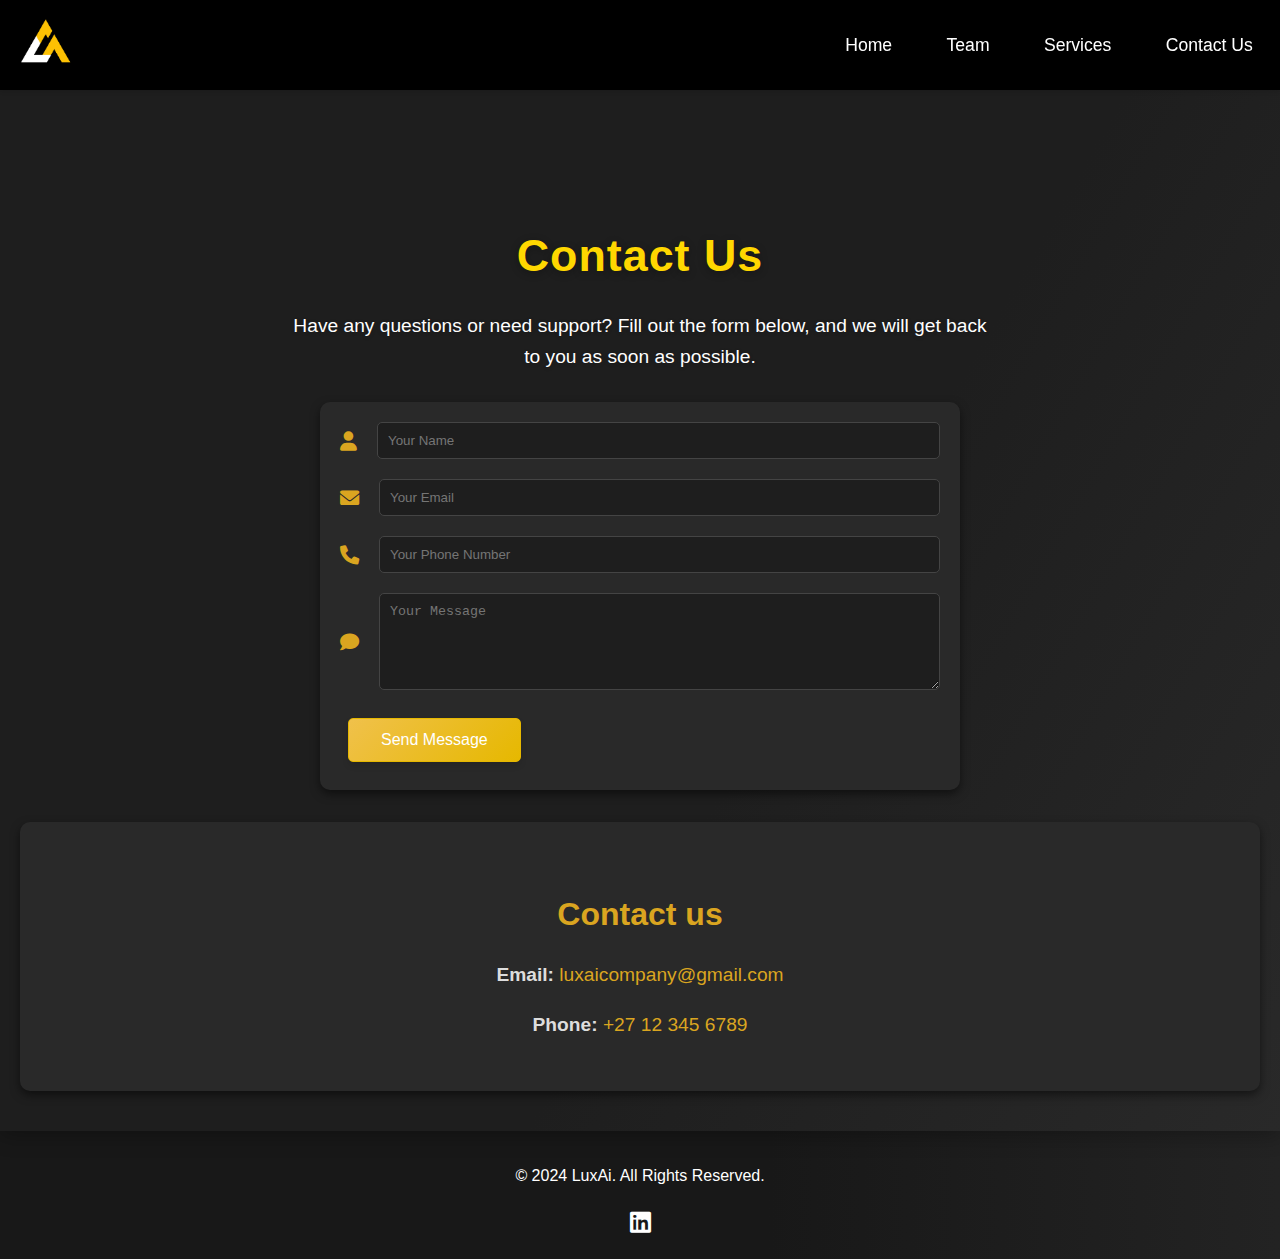
<file: contact.html>
<!DOCTYPE html>
<html lang="en">
<head>
    <meta charset="UTF-8">
    <meta name="viewport" content="width=device-width, initial-scale=1.0">
    <title>Contact Us - LuxAi</title>
    <link rel="stylesheet" href="main.css">
    <link rel="stylesheet" href="https://cdnjs.cloudflare.com/ajax/libs/font-awesome/6.0.0-beta3/css/all.min.css">
</head>
<body>
    <!-- Header Section -->
    <header>
        <div class="logo">
            <a href="index.html"></a>
            <img src="WebImages/Logo.jpg" alt="LuxAi Logo" class="logo-img">
        </div>
        <nav>
            <ul>
                <li><a href="index.html">Home</a></li>
                <li><a href="demoTeam.html">Team</a></li>
                <li><a href="services.html">Services</a></li>
                <li><a href="contact.html">Contact Us</a></li>
            </ul>
        </nav>
    </header>
    <main>
        <section class="contact-hero">
            <div class="contact-hero-content">
                <h1>Contact Us</h1>
                <p class="contact-intro">Have any questions or need support? Fill out the form below, and we will get back to you as soon as possible.</p>
            </div>
        <form class="contact-form" action="https://formsubmit.co/luxaicompany@gmail.com" method="POST">
    <div class="input-group">
        <i class="fas fa-user"></i>
        <input type="text" id="name" name="name" placeholder="Your Name" required>
    </div>
    <div class="input-group">
        <i class="fas fa-envelope"></i>
        <input type="email" id="email" name="email" placeholder="Your Email" required>
    </div>
    <div class="input-group">
        <i class="fas fa-phone"></i>
        <input type="tel" id="phone" name="phone" placeholder="Your Phone Number" required>
    </div>
    <div class="input-group">
        <i class="fas fa-comment"></i>
        <textarea id="message" name="message" placeholder="Your Message" rows="5" required></textarea>
    </div>

    <!-- Hidden config fields for Formsubmit -->
    <input type="hidden" name="_subject" value="New message from LuxAi Contact Form">
    <input type="hidden" name="_next" value="thank-you.html"> <!-- Change this to your real thank-you page -->
    <input type="hidden" name="_captcha" value="false">

    <button type="submit" class="button">Send Message</button>
</form>
    <section class="contact-info">
        <h2>Contact us</h2>
        <p><strong>Email:</strong> <a href="mailto:luxaicompany@gmail.com">luxaicompany@gmail.com</a></p>
        <p><strong>Phone:</strong> <a href="tel:+27123456789">+27 12 345 6789</a></p>
        <!-- <p><strong>Address:</strong> 123 AI Street, Johannesburg, South Africa</p> -->
    </section>
    </main>
    <footer>
        <div class="footer-container">
            <p>&copy; 2024 LuxAi. All Rights Reserved.</p>
            <div class="social-links">
                <a href="https://www.linkedin.com/search/results/all/?fetchDeterministicClustersOnly=true&heroEntityKey=urn%3Ali%3Aorganization%3A98814149&keywords=lux%20ai&origin=RICH_QUERY_SUGGESTION&position=0&searchId=6771efa1-42ff-4ffe-a5b7-ea3ff5fd76fc&sid=JFL&spellCorrectionEnabled=false" target="_blank"><i class="fab fa-linkedin"></i></a>
            </div>
        </div>
    </footer>
</body>
</html>
</file>
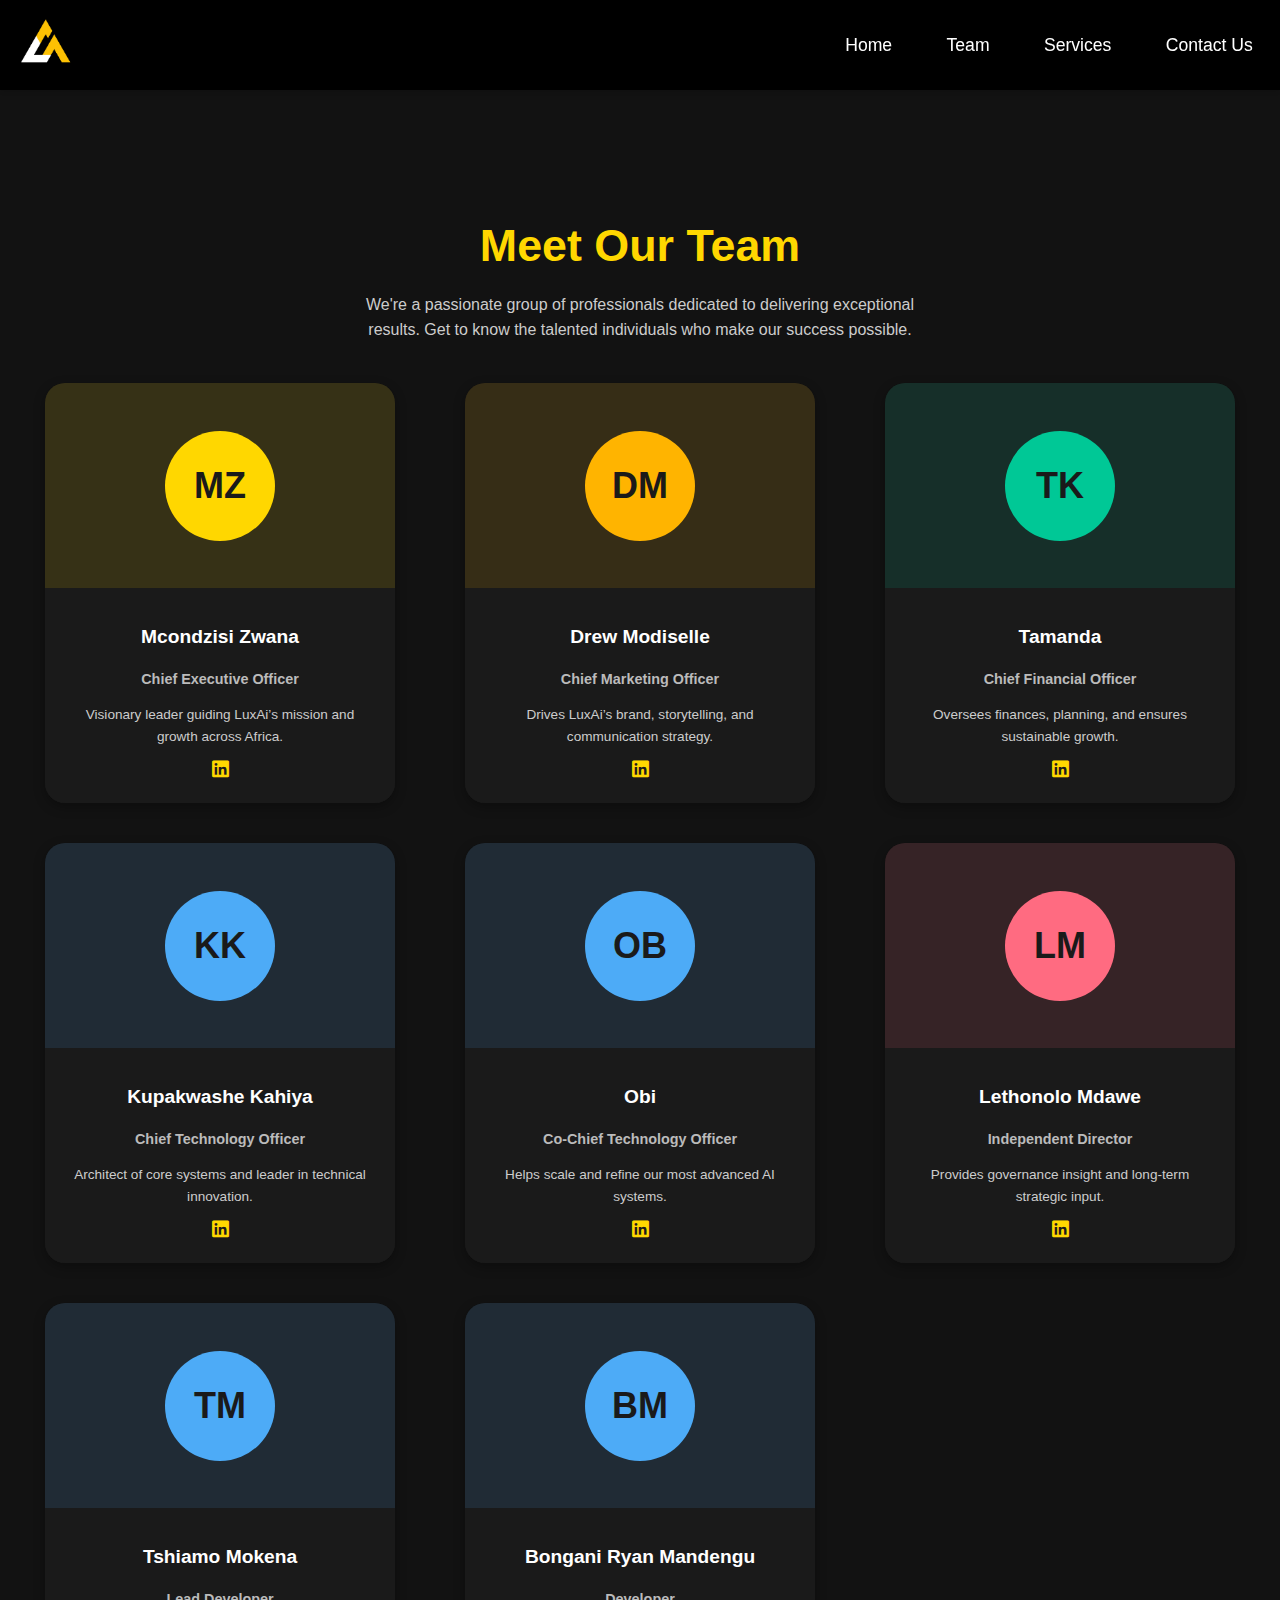
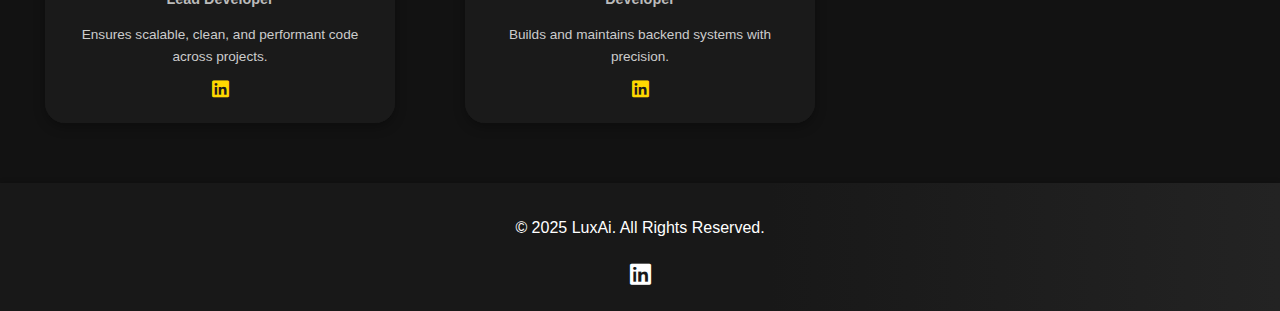
<file: demoTeam.html>
<!-- index.html -->
<!DOCTYPE html>
<html lang="en">
<head>
  <meta charset="UTF-8">
  <meta name="viewport" content="width=device-width, initial-scale=1.0">
  <title>Meet the Team | LuxAi</title>
  <link rel="stylesheet" href="main.css">
  <link rel="stylesheet" href="https://cdnjs.cloudflare.com/ajax/libs/font-awesome/6.4.0/css/all.min.css">
</head>
<body>
  <header>
    <div class="logo">
      <a href="index.html"></a>
      <img src="WebImages/Logo.jpg" alt="LuxAi Logo" class="logo-img">
    </div>
    <nav>
      <ul>
        <li><a href="index.html">Home</a></li>
        <li><a href="demoTeam.html">Team</a></li>
        <li><a href="services.html">Services</a></li>
        <li><a href="contact.html">Contact Us</a></li>
      </ul>
    </nav>
  </header>
  <section class="team-section">
    <h1>Meet Our Team</h1>
    <p class="intro">We're a passionate group of professionals dedicated to delivering exceptional results. Get to know the talented individuals who make our success possible.</p>
    <div class="team-grid">
      <!-- Each card has more spacing and aligned avatar -->
      <div class="card gold">
        <div class="top-half">
          <div class="avatar-circle">MZ</div>
        </div>
        <div class="bottom-half">
          <h2>Mcondzisi Zwana</h2>
          <p class="role">Chief Executive Officer</p>
          <p class="bio">Visionary leader guiding LuxAi’s mission and growth across Africa.</p>
          <div class="socials">
            <i class="fab fa-linkedin"></i>
          </div>
        </div>
      </div>
      <div class="card amber">
        <div class="top-half">
          <div class="avatar-circle">DM</div>
        </div>
        <div class="bottom-half">
          <h2>Drew Modiselle</h2>
          <p class="role">Chief Marketing Officer</p>
          <p class="bio">Drives LuxAi’s brand, storytelling, and communication strategy.</p>
          <div class="socials">
            <i class="fab fa-linkedin"></i>
          </div>
        </div>
      </div>
      <div class="card teal">
        <div class="top-half">
          <div class="avatar-circle">TK</div>
        </div>
        <div class="bottom-half">
          <h2>Tamanda</h2>
          <p class="role">Chief Financial Officer</p>
          <p class="bio">Oversees finances, planning, and ensures sustainable growth.</p>
          <div class="socials">
            <i class="fab fa-linkedin"></i>
          </div>
        </div>
      </div>
      <div class="card blue">
        <div class="top-half">
          <div class="avatar-circle">KK</div>
        </div>
        <div class="bottom-half">
          <h2>Kupakwashe Kahiya</h2>
          <p class="role">Chief Technology Officer</p>
          <p class="bio">Architect of core systems and leader in technical innovation.</p>
          <div class="socials">
            <i class="fab fa-linkedin"></i>
          </div>
        </div>
      </div>
      <div class="card blue">
        <div class="top-half">
          <div class="avatar-circle">OB</div>
        </div>
        <div class="bottom-half">
          <h2>Obi</h2>
          <p class="role">Co-Chief Technology Officer</p>
          <p class="bio">Helps scale and refine our most advanced AI systems.</p>
          <div class="socials">
            <i class="fab fa-linkedin"></i>
          </div>
        </div>
      </div>
      <div class="card pink">
        <div class="top-half">
          <div class="avatar-circle">LM</div>
        </div>
        <div class="bottom-half">
          <h2>Lethonolo Mdawe</h2>
          <p class="role">Independent Director</p>
          <p class="bio">Provides governance insight and long-term strategic input.</p>
          <div class="socials">
            <i class="fab fa-linkedin"></i>
          </div>
        </div>
      </div>
      <div class="card blue">
        <div class="top-half">
          <div class="avatar-circle">TM</div>
        </div>
        <div class="bottom-half">
          <h2>Tshiamo Mokena</h2>
          <p class="role">Lead Developer</p>
          <p class="bio">Ensures scalable, clean, and performant code across projects.</p>
          <div class="socials">
            <i class="fab fa-linkedin"></i>
          </div>
        </div>
      </div>
      <div class="card blue">
        <div class="top-half">
          <div class="avatar-circle">BM</div>
        </div>
        <div class="bottom-half">
          <h2>Bongani Ryan Mandengu</h2>
          <p class="role">Developer</p>
          <p class="bio">Builds and maintains backend systems with precision.</p>
          <div class="socials">
            <i class="fab fa-linkedin"></i>
          </div>
        </div>
      </div>
    </div>
  </section>
  <!-- Footer Section -->
    <footer>
        <div class="footer-container">
            <p>&copy; 2025 LuxAi. All Rights Reserved.</p>
            <div class="social-links">
                <a href="https://www.linkedin.com" target="_blank"><i class="fab fa-linkedin"></i></a>
            </div>
        </div>
    </footer>
</body>
</html>
</file>
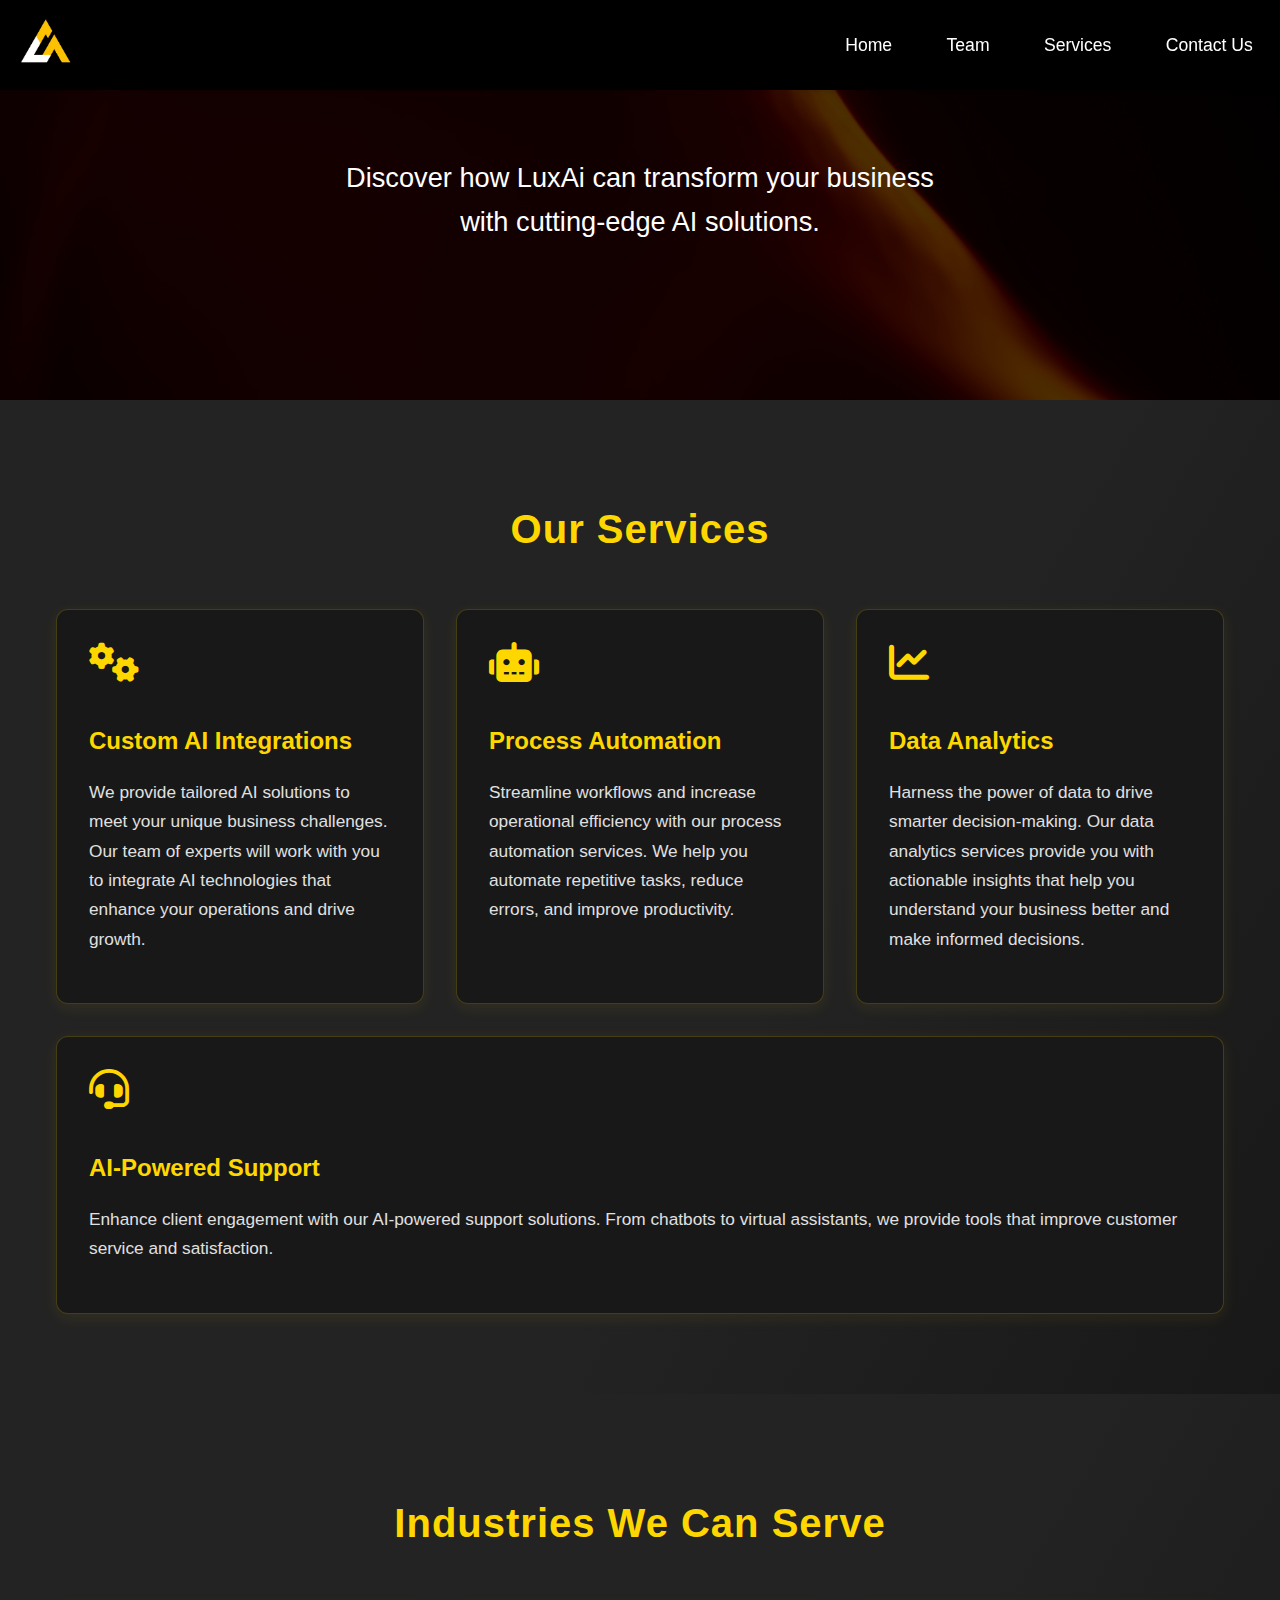
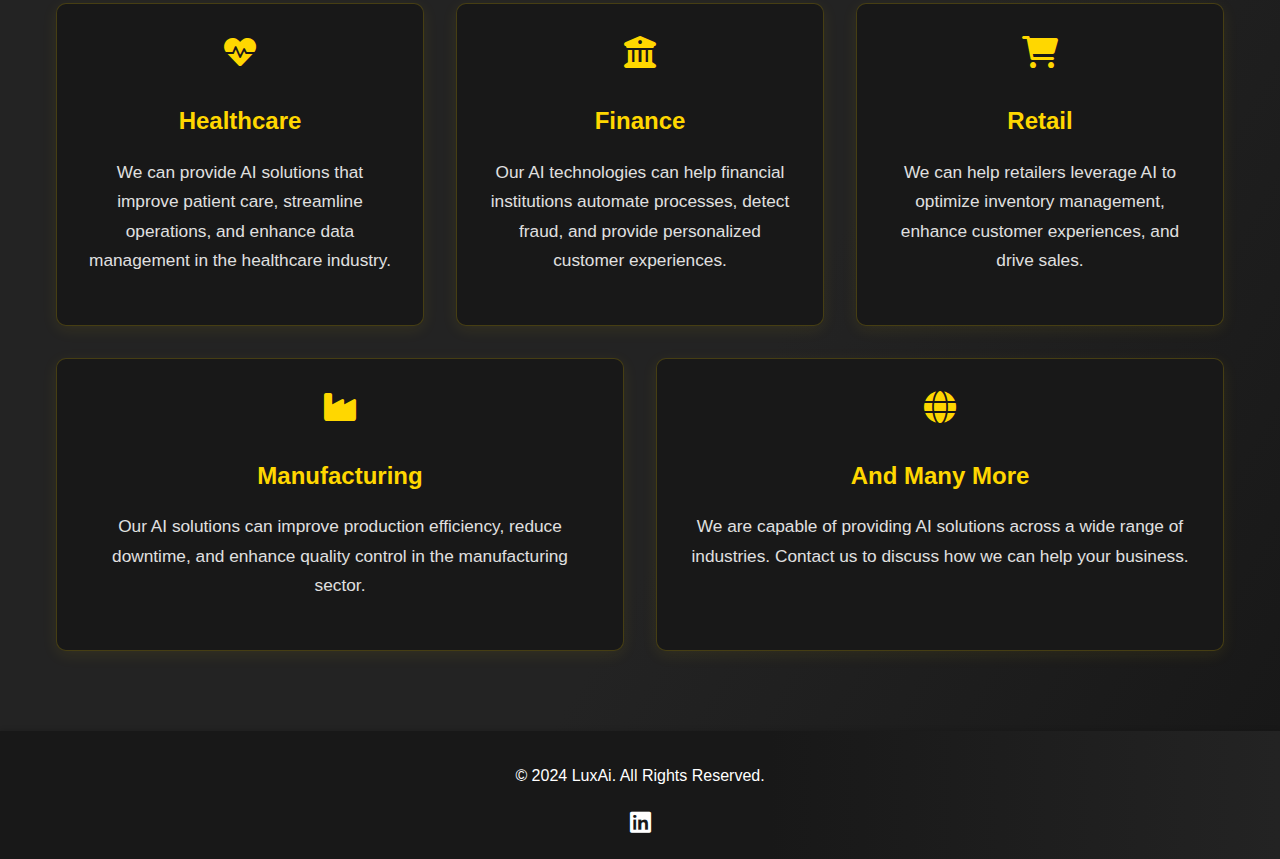
<file: services.html>
<!DOCTYPE html>
<html lang="en">
<head>
    <meta charset="UTF-8">
    <meta name="viewport" content="width=device-width, initial-scale=1.0">
    <title>Our Services - LuxAi</title>
    <link rel="stylesheet" href="main.css">
    <link rel="stylesheet" href="https://cdnjs.cloudflare.com/ajax/libs/font-awesome/6.0.0-beta3/css/all.min.css">
</head>
<body>
    <!-- Header Section -->
    <header>
        <div class="logo">
            <a href="index.html"></a>
            <img src="WebImages/Logo.jpg" alt="LuxAi Logo" class="logo-img">
        </div>
        <nav>
            <ul>
                <li><a href="index.html">Home</a></li>
                <li><a href="demoTeam.html">Team</a></li>
                <li><a href="services.html">Services</a></li>
                <li><a href="contact.html">Contact Us</a></li>
            </ul>
        </nav>
    </header>

    <main>
        <!-- Hero Section -->
        <section class="services-hero">
            <div class="services-hero-overlay">
                <div class="services-hero-text">
                    <p>Discover how LuxAi can transform your business with cutting-edge AI solutions.</p>
                </div>
            </div>
        </section>

        <!-- Services Section -->
        <section class="services-section">
            <h2>Our Services</h2>
            <div class="services-container">
                <div class="service-item">
                    <i class="fas fa-cogs service-icon"></i>
                    <h3>Custom AI Integrations</h3>
                    <p>We provide tailored AI solutions to meet your unique business challenges. Our team of experts will work with you to integrate AI technologies that enhance your operations and drive growth.</p>
                </div>
                <div class="service-item">
                    <i class="fas fa-robot service-icon"></i>
                    <h3>Process Automation</h3>
                    <p>Streamline workflows and increase operational efficiency with our process automation services. We help you automate repetitive tasks, reduce errors, and improve productivity.</p>
                </div>
                <div class="service-item">
                    <i class="fas fa-chart-line service-icon"></i>
                    <h3>Data Analytics</h3>
                    <p>Harness the power of data to drive smarter decision-making. Our data analytics services provide you with actionable insights that help you understand your business better and make informed decisions.</p>
                </div>
                <div class="service-item">
                    <i class="fas fa-headset service-icon"></i>
                    <h3>AI-Powered Support</h3>
                    <p>Enhance client engagement with our AI-powered support solutions. From chatbots to virtual assistants, we provide tools that improve customer service and satisfaction.</p>
                </div>
            </div>
        </section>

        <!-- Industries Section -->
        <section class="industries-section">
            <h2>Industries We Can Serve</h2>
            <div class="industries-container">
                <div class="industry-item">
                    <i class="fas fa-heartbeat industry-icon"></i>
                    <h3>Healthcare</h3>
                    <p>We can provide AI solutions that improve patient care, streamline operations, and enhance data management in the healthcare industry.</p>
                </div>
                <div class="industry-item">
                    <i class="fas fa-university industry-icon"></i>
                    <h3>Finance</h3>
                    <p>Our AI technologies can help financial institutions automate processes, detect fraud, and provide personalized customer experiences.</p>
                </div>
                <div class="industry-item">
                    <i class="fas fa-shopping-cart industry-icon"></i>
                    <h3>Retail</h3>
                    <p>We can help retailers leverage AI to optimize inventory management, enhance customer experiences, and drive sales.</p>
                </div>
                <div class="industry-item">
                    <i class="fas fa-industry industry-icon"></i>
                    <h3>Manufacturing</h3>
                    <p>Our AI solutions can improve production efficiency, reduce downtime, and enhance quality control in the manufacturing sector.</p>
                </div>
                <div class="industry-item">
                    <i class="fas fa-globe industry-icon"></i>
                    <h3>And Many More</h3>
                    <p>We are capable of providing AI solutions across a wide range of industries. Contact us to discuss how we can help your business.</p>
                </div>
            </div>
        </section>
    </main>

    <!-- Footer Section -->
    <footer>
        <div class="footer-container">
            <p>&copy; 2024 LuxAi. All Rights Reserved.</p>
            <div class="social-links">
                <a href="https://www.linkedin.com" target="_blank"><i class="fab fa-linkedin"></i></a>
            </div>
        </div>
    </footer>
</body>
</html>
</file>
<file: main.css>
/* --- Combined CSS (home.css, style.css, demoTeam.css) --- */

/* --- Home Page Authoritative Styles (from home.css) --- */
body {
    font-family: 'Helvetica Neue', Arial, sans-serif;
    line-height: 1.6;
    margin: 0;
    padding: 0;
    color: #ccc;
    background-color: #121212;
}

header {
    background: #000;
    color: #fff;
    padding: 1rem 0;
    display: flex;
    justify-content: space-between;
    align-items: center;
    position: fixed;
    width: 100%;
    top: 0;
    z-index: 1000;
    box-shadow: 0 2px 4px rgba(0,0,0,0.1);
}
header .logo a {
    display: flex;
    align-items: center;
}
header .logo img {
    height: 50px;
    margin-left: 1rem;
}
header nav ul {
    list-style: none;
    padding: 0;
    margin: 0;
    display: flex;
}
header nav ul li {
    margin: 0 1rem;
}
header nav ul li a {
    color: #fff;
    text-decoration: none;
    font-size: 1.1rem;
    transition: color 0.3s ease;
    padding: 0.3rem 0.7rem;
    border-radius: 4px;
}
header nav ul li a:hover {
    color: #ffcc00;
    background: rgba(255, 215, 0, 0.08);
}
@media (max-width: 800px) {
    header {
        flex-direction: column;
        align-items: flex-start;
        padding: 0.5rem 0;
    }
    header nav ul {
        flex-direction: column;
        width: 100%;
        align-items: flex-start;
    }
    header nav ul li {
        margin: 0.5rem 0 0.5rem 1.5rem;
    }
    header .logo img {
        height: 40px;
        margin-left: 0.5rem;
    }
}

/* Hero Section */
.hero {
    position: relative;
    overflow: hidden;
    color: #fff;
    text-align: center;
    margin-top: 4rem;
    animation: fadeIn 1.5s ease-in-out;
    height: 600px;
    background: linear-gradient(120deg, #181818 60%, #232323 100%);
    background-color: #181818;
}
@keyframes fadeIn {
    from { opacity: 0; }
    to { opacity: 1; }
}
#hero-video {
    position: absolute;
    top: 50%;
    left: 50%;
    width: 100%;
    height: 100%;
    object-fit: cover;
    transform: translate(-50%, -50%);
    opacity: 0.8;
}
.hero-overlay {
    position: absolute;
    top: 0;
    left: 0;
    right: 0;
    bottom: 0;
    background: linear-gradient(120deg, rgba(34, 34, 34, 0.85) 60%, rgba(255, 215, 0, 0.18) 100%);
    z-index: 0;
}
.gold-text {
    color: #FFD700;
    text-shadow: 0 2px 8px rgba(0, 0, 0, 0.3);
}
.hero-content {
    position: relative;
    z-index: 1;
    padding: 5rem 0;
    animation: slideIn 1.5s ease-in-out;
}
@keyframes slideIn {
    from { transform: translateY(50px); opacity: 0; }
    to { transform: translateY(0); opacity: 1; }
}
.hero-content h1 {
    font-size: 3.5rem;
    margin-bottom: 1rem;
}
.hero-content p {
    font-size: 1.5rem;
    margin-bottom: 2rem;
}
.cta-buttons .cta-button,
.cta-buttons .cta-secondary-button,
.contact .cta-button,
.blog-section .cta-button {
    background: linear-gradient(90deg, #FFD700 60%, #e6b800 100%);
    color: #232323;
    font-weight: bold;
    border: none;
    border-radius: 5px;
    box-shadow: 0 2px 8px rgba(255,215,0,0.10);
}
.cta-buttons .cta-button:hover,
.cta-buttons .cta-secondary-button:hover,
.contact .cta-button:hover,
.blog-section .cta-button:hover {
    background: linear-gradient(90deg, #e6b800 60%, #FFD700 100%);
    color: #181818;
    box-shadow: 0 4px 16px rgba(255,215,0,0.18);
}
.cta-buttons .cta-secondary-button {
    background: transparent;
    color: #FFD700;
    border: 2px solid #FFD700;
    font-weight: bold;
    border-radius: 5px;
    box-shadow: none;
    transition: background 0.3s, color 0.3s, border 0.3s;
}
.cta-buttons .cta-secondary-button:hover {
    background: #FFD700;
    color: #232323;
    border: 2px solid #FFD700;
    box-shadow: 0 4px 16px rgba(255,215,0,0.18);
}
.cta-buttons .cta-button,
.cta-buttons .cta-secondary-button {
    font-size: 1.25rem;
    padding: 1rem 2.5rem;
    border-radius: 8px;
    font-weight: 700;
    letter-spacing: 0.5px;
    margin: 0.7rem 0.5rem 0.7rem 0.5rem;
    box-shadow: 0 4px 16px rgba(255,215,0,0.10);
    transition: background 0.3s, color 0.3s, box-shadow 0.3s, border 0.3s, transform 0.2s;
    display: inline-block;
    cursor: pointer;
}
.cta-buttons .cta-button {
    background: linear-gradient(90deg, #FFD700 60%, #e6b800 100%);
    color: #232323;
    border: none;
}
.cta-buttons .cta-button:hover {
    background: linear-gradient(90deg, #e6b800 60%, #FFD700 100%);
    color: #181818;
    box-shadow: 0 8px 32px rgba(255,215,0,0.18);
    transform: translateY(-2px) scale(1.04);
}
.cta-buttons .cta-secondary-button {
    background: transparent;
    color: #FFD700;
    border: 2.5px solid #FFD700;
}
.cta-buttons .cta-secondary-button:hover {
    background: #FFD700;
    color: #232323;
    box-shadow: 0 8px 32px rgba(255,215,0,0.18);
    border: 2.5px solid #FFD700;
    transform: translateY(-2px) scale(1.04);
}
@media (max-width: 900px) {
    .hero {
        height: 400px;
    }
    .hero-content h1 {
        font-size: 2.2rem;
    }
    .hero-content p {
        font-size: 1.1rem;
    }
}
@media (max-width: 600px) {
    .hero {
        height: 300px;
    }
    .hero-content {
        padding: 2rem 0;
    }
}

/* About Us Section */
.about-us {
    padding: 4rem 2rem;
    background: linear-gradient(120deg, #181818 60%, #232323 100%);
    color: #ddd;
    text-align: center;
    animation: fadeIn 1.5s ease-in-out;
    position: relative;
    overflow: hidden;
}
.about-us h2 {
    font-size: 2.7rem;
    margin-bottom: 2.2rem;
    color: #FFD700;
    letter-spacing: 1px;
    text-shadow: 0 2px 8px rgba(0,0,0,0.18);
}
.about-container {
    display: flex;
    flex-direction: column;
    align-items: center;
    max-width: 800px;
    margin: 0 auto;
    background: rgba(30,30,30,0.95);
    border-radius: 18px;
    box-shadow: 0 8px 32px rgba(0,0,0,0.18);
    padding: 2.5rem 2rem 2rem 2rem;
    position: relative;
}
.about-carousel {
    position: relative;
    width: 100%;
    max-width: 700px;
    margin: 0 auto;
}
.about-text {
    display: none;
    text-align: left;
    margin-bottom: 2rem;
    background: rgba(40,40,40,0.98);
    border-radius: 12px;
    box-shadow: 0 2px 12px rgba(0,0,0,0.10);
    padding: 2rem 1.5rem;
    transition: box-shadow 0.3s, background 0.3s;
}
.about-text.active {
    display: block;
    animation: fadeIn 1.5s ease-in-out;
    box-shadow: 0 8px 32px rgba(218, 165, 32, 0.10);
    background: linear-gradient(120deg, #232323 80%, #FFD70022 100%);
}
.about-text h3 {
    font-size: 1.7rem;
    margin-bottom: 1rem;
    color: #FFD700;
    letter-spacing: 0.5px;
}
.about-text p {
    font-size: 1.08rem;
    line-height: 1.7;
    color: #e0e0e0;
}
.arrows {
    display: flex;
    justify-content: space-between;
    width: 100%;
    margin-top: 1rem;
}
.arrow {
    cursor: pointer;
    font-size: 2.5rem;
    color: #FFD700;
    user-select: none;
    transition: color 0.3s, transform 0.3s;
    background: rgba(30,30,30,0.7);
    border-radius: 50%;
    padding: 0.2em 0.5em;
    box-shadow: 0 2px 8px rgba(0,0,0,0.10);
}
.arrow:hover {
    color: #fff;
    background: #FFD700;
    color: #232323;
    transform: scale(1.2);
}
@media (max-width: 700px) {
    .about-container {
        padding: 1.2rem 0.5rem 1.2rem 0.5rem;
    }
    .about-text {
        padding: 1.2rem 0.7rem;
    }
    .about-us h2 {
        font-size: 2rem;
    }
}

/* Home Page Services Section */
.home-services {
    padding: 4rem 2rem;
    text-align: center;
    background: linear-gradient(120deg, #232323 60%, #292929 100%);
    animation: fadeIn 1.5s ease-in-out;
}
.home-services h2 {
    font-size: 2.5rem;
    margin-bottom: 2rem;
    color: goldenrod;
}
.home-services-container {
    display: flex;
    justify-content: space-around;
    flex-wrap: wrap;
    max-width: 1200px;
    margin: 0 auto;
}
.home-service-item {
    flex: 1 1 200px;
    margin: 1rem;
    padding: 1.5rem;
    border: 1px solid #FFD70033;
    border-radius: 10px;
    background: #181818;
    color: #ddd;
    transition: transform 0.3s, box-shadow 0.3s;
    text-align: center;
    animation: fadeInUp 1.5s ease-in-out;
    box-shadow: 0 4px 16px rgba(0, 0, 0, 0.25);
}
@keyframes fadeInUp {
    from {
        transform: translateY(50px);
        opacity: 0;
    }
    to {
        transform: translateY(0);
        opacity: 1;
    }
}
.home-service-item:hover {
    transform: scale(1.07);
    box-shadow: 0 8px 32px rgba(255, 215, 0, 0.18);
    border-color: #FFD700;
}
.home-service-item h3 {
    font-size: 1.2rem;
    margin-bottom: 0.5rem;
    color: goldenrod;
}
.home-service-item p {
    font-size: 0.9rem;
    line-height: 1.4;
}
.home-service-icon {
    font-size: 2rem;
    color: goldenrod;
    margin-bottom: 0.5rem;
}

.clients {
    padding: 2rem 0;
    text-align: center;
    background-color: #1e1e1e;
    animation: fadeIn 1.5s ease-in-out;
}
.clients-container {
    display: flex;
    justify-content: space-around;
    flex-wrap: wrap;
}
.clients-container img {
    max-width: 150px;
    margin: 1rem;
    transition: transform 0.3s ease;
    border-radius: 12px;
    background: #222;
    box-shadow: 0 2px 8px rgba(0, 0, 0, 0.18);
}
.clients-container img:hover {
    transform: scale(1.13);
    box-shadow: 0 8px 32px rgba(218, 165, 32, 0.12);
}

/* Contact Section */
.contact {
    padding: 2rem 0;
    text-align: center;
    background-color: #292929;
    animation: fadeIn 1.5s ease-in-out;
}
.contact .cta-button {
    background: goldenrod;
    border: none;
    color: #fff;
    padding: 0.75rem 1.5rem;
    text-decoration: none;
    font-size: 1rem;
    margin: 0.5rem;
    transition: background 0.3s ease, transform 0.3s ease;
    border-radius: 5px;
}
.contact .cta-button:hover {
    background: #e6b800;
    transform: scale(1.05);
}

/* Blog Section */
.blog-section {
    padding: 2rem 0;
    text-align: center;
    background: linear-gradient(120deg, #232323 60%, #1e1e1e 100%);
    animation: fadeIn 1.5s ease-in-out;
}
.blog-section .cta-button {
    background: goldenrod;
    border: none;
    color: #fff;
    padding: 0.75rem 1.5rem;
    text-decoration: none;
    font-size: 1rem;
    margin: 0.5rem;
    transition: background 0.3s ease, transform 0.3s ease;
    border-radius: 5px;
}
.blog-section .cta-button:hover {
    background: #e6b800;
    transform: scale(1.05);
}
.blog-preview {
    display: flex;
    flex-wrap: wrap;
    gap: 2rem;
    justify-content: center;
    margin-top: 2rem;
    margin-bottom: 2.5rem;
}
.blog-card {
    background: #1a1a1a;
    border-radius: 14px;
    box-shadow: 0 4px 16px rgba(0,0,0,0.25);
    padding: 2rem 1.5rem 1.5rem 1.5rem;
    margin: 0.5rem 0;
    max-width: 340px;
    min-width: 260px;
    flex: 1 1 300px;
    display: flex;
    flex-direction: column;
    justify-content: space-between;
    transition: transform 0.3s, box-shadow 0.3s;
}
.blog-card:hover {
    transform: translateY(-8px) scale(1.03);
    box-shadow: 0 8px 32px rgba(218,165,32,0.12);
    border: 1px solid #FFD700;
}
.blog-card h3 {
    color: #FFD700;
    font-size: 1.2rem;
    margin-bottom: 0.7rem;
    margin-top: 0;
    min-height: 48px;
}
.blog-card p {
    color: #ccc;
    font-size: 1rem;
    margin-bottom: 1.2rem;
    min-height: 60px;
}
.blog-card .read-more {
    background: goldenrod;
    color: #fff;
    padding: 0.5rem 1.2rem;
    border-radius: 5px;
    text-decoration: none;
    font-weight: 600;
    font-size: 1rem;
    align-self: center;
    transition: background 0.3s, transform 0.3s;
    box-shadow: 0 2px 8px rgba(0,0,0,0.12);
    margin-top: 0.5rem;
}
.blog-card .read-more:hover {
    background: #e6b800;
    color: #fff;
    transform: scale(1.07);
}
@media (max-width: 700px) {
    .blog-preview {
        flex-direction: column;
        gap: 1.2rem;
        align-items: center;
    }
    .blog-card {
        max-width: 95vw;
        min-width: 0;
        padding: 1.2rem 1rem 1rem 1rem;
    }
}

/* --- Team Page Styles (from demoTeam.css) --- */
.team-section {
  padding: 60px 20px;
  text-align: center;
  margin-top: 120px;
  max-width: 1300px;
  margin-left: auto;
  margin-right: auto;
}
.team-section h1 {
  font-size: 2.8rem;
  color: #FFD700;
  margin-bottom: 10px;
}
.intro {
  max-width: 600px;
  margin: 0 auto 40px;
  color: #cccccc;
  font-size: 1rem;
}
.team-grid {
  display: grid;
  grid-template-columns: repeat(3, 1fr);
  gap: 40px;
  padding: 0 10px;
  justify-content: center;
}
@media (max-width: 1000px) {
  .team-grid { grid-template-columns: repeat(2, 1fr); }
}
@media (max-width: 640px) {
  .team-grid { grid-template-columns: 1fr; }
}
.card {
  background-color: #1a1a1a;
  border-radius: 20px;
  overflow: hidden;
  box-shadow: 0 4px 12px rgba(0,0,0,0.3);
  transition: transform 0.3s;
  display: flex;
  flex-direction: column;
  height: 420px;
  width: 350px;
  margin: 0 auto;
}
.card:hover { transform: translateY(-8px); }
.top-half {
  padding: 30px 0;
  display: flex;
  justify-content: center;
  align-items: center;
  flex: 1;
  background-color: inherit;
}
.gold .top-half { background-color: #FFD70020; }
.amber .top-half { background-color: #FFB40020; }
.teal .top-half { background-color: #00c89620; }
.blue .top-half { background-color: #4dabf720; }
.pink .top-half { background-color: #ff6b8120; }
.avatar-circle {
  width: 110px;
  height: 110px;
  border-radius: 50%;
  display: flex;
  align-items: center;
  justify-content: center;
  font-size: 36px;
  font-weight: bold;
  color: #1a1a1a;
  background-color: #FFD700;
}
.gold .avatar-circle { background-color: #FFD700; }
.amber .avatar-circle { background-color: #FFB400; }
.teal .avatar-circle { background-color: #00c896; }
.blue .avatar-circle { background-color: #4dabf7; }
.pink .avatar-circle { background-color: #ff6b81; }
.bottom-half {
  padding: 24px;
  text-align: center;
  background-color: #1a1a1a;
  flex: 1;
}
.bottom-half h2 {
  margin: 10px 0 4px;
  color: #fff;
  font-size: 1.2rem;
}
.role {
  font-size: 0.9rem;
  font-weight: 600;
  color: #bbb;
  margin-bottom: 10px;
}
.bio {
  font-size: 0.85rem;
  color: #ccc;
  margin-bottom: 12px;
}
.socials {
  display: flex;
  justify-content: center;
  gap: 12px;
}
.socials i {
  font-size: 1.2rem;
  color: #FFD700;
  transition: color 0.3s;
  cursor: pointer;
}
.socials i:hover { color: #ffffff; }

/* Footer Section */
.footer-container {
    background: linear-gradient(90deg, #181818 60%, #232323 100%);
    color: white;
    padding: 1rem 0;
    text-align: center;
    box-shadow: 0 -2px 4px rgba(0, 0, 0, 0.1);
}
.footer-container .social-links a {
    color: white;
    margin: 0 0.5rem;
    text-decoration: none;
    font-size: 1.5rem;
    transition: color 0.3s, transform 0.3s;
}
.footer-container .social-links a:hover {
    color: #0077B5;
}

/* --- Services Page Styles (from style.css) --- */
.services-hero {
    height: 400px;
    background: url('WebImages/heatwaves.jpg') no-repeat center center/cover;
    position: relative;
    display: flex;
    align-items: center;
    justify-content: center;
    color: #fff;
    text-align: center;
    animation: fadeIn 1.5s ease-in-out;
}
.services-hero-overlay {
    background: rgba(0, 0, 0, 0.7);
    width: 100%;
    height: 100%;
    display: flex;
    align-items: center;
    justify-content: center;
}
.services-hero-text {
    max-width: 600px;
    padding: 20px;
}
.services-hero-text h1 {
    font-size: 2.5em;
    margin-bottom: 20px;
}
.services-hero-text p {
    font-size: 1.7em;
}

.services-section {
    padding: 4rem 2rem;
    text-align: center;
    background: linear-gradient(120deg, #232323 60%, #181818 100%);
    animation: fadeIn 1.5s ease-in-out;
}
.services-section h2 {
    font-size: 2.5rem;
    margin-bottom: 2rem;
    color: #FFD700;
    text-align: center;
    width: 100%;
    letter-spacing: 1px;
}
.services-container {
    display: flex;
    justify-content: space-around;
    flex-wrap: wrap;
    max-width: 1200px;
    margin: 0 auto;
}
.service-item {
    flex: 1 1 300px;
    margin: 1rem;
    padding: 2rem;
    border: 1.5px solid #FFD70033;
    border-radius: 12px;
    background: #181818;
    color: #e0e0e0;
    transition: transform 0.3s, box-shadow 0.3s, border 0.3s;
    text-align: left;
    animation: fadeInUp 1.5s ease-in-out;
    box-shadow: 0 4px 16px rgba(255,215,0,0.08);
}
.service-item:hover {
    transform: scale(1.05);
    box-shadow: 0 8px 32px rgba(255,215,0,0.18);
    border-color: #FFD700;
}
.service-item h3 {
    font-size: 1.5rem;
    margin-bottom: 1rem;
    color: #FFD700;
}
.service-item p {
    font-size: 1.08rem;
    line-height: 1.7;
    color: #e0e0e0;
}
.service-icon {
    font-size: 2.5rem;
    color: #FFD700;
    margin-bottom: 1rem;
}

.industries-section {
    padding: 4rem 2rem;
    text-align: center;
    background: linear-gradient(120deg, #232323 60%, #181818 100%);
    animation: fadeIn 1.5s ease-in-out;
}
.industries-section h2 {
    font-size: 2.5rem;
    margin-bottom: 2rem;
    color: #FFD700;
    letter-spacing: 1px;
}
.industries-container {
    display: flex;
    justify-content: space-around;
    flex-wrap: wrap;
    max-width: 1200px;
    margin: 0 auto;
}
.industry-item {
    flex: 1 1 300px;
    margin: 1rem;
    padding: 2rem;
    border: 1.5px solid #FFD70033;
    border-radius: 10px;
    background: #181818;
    color: #e0e0e0;
    transition: transform 0.3s, box-shadow 0.3s, border 0.3s;
    animation: fadeInUp 1.5s ease-in-out;
    box-shadow: 0 4px 16px rgba(255,215,0,0.08);
}
.industry-item:hover {
    transform: scale(1.05);
    box-shadow: 0 8px 32px rgba(255,215,0,0.18);
    border-color: #FFD700;
}
.industry-item h3 {
    font-size: 1.5rem;
    margin-bottom: 1rem;
    color: #FFD700;
}
.industry-item p {
    font-size: 1.08rem;
    line-height: 1.7;
    color: #e0e0e0;
}
.industry-icon {
    font-size: 2em;
    color: #FFD700;
    margin-bottom: 10px;
}

/* --- Contact Page Styles (from style.css) --- */
.contact-hero {
    background: linear-gradient(120deg, #1e1e1e 60%, #292929 100%);
    color: #FFD700;
    text-align: center;
    padding: 80px 20px 40px 20px;
    margin-top: 80px;
    position: relative;
    animation: fadeIn 1.5s ease-in-out;
    box-shadow: 0 4px 20px rgba(0,0,0,0.3);
}
.contact-hero-content {
    max-width: 700px;
    margin: 0 auto;
    padding: 30px 20px;
}
.contact-hero h1 {
    font-size: 2.8rem;
    color: #FFD700;
    margin-bottom: 18px;
    letter-spacing: 1px;
    text-shadow: 0 2px 8px rgba(0,0,0,0.3);
}
.contact-intro {
    color: #fff;
    font-size: 1.2rem;
    margin-bottom: 0;
    text-shadow: 0 1px 4px rgba(0,0,0,0.2);
}
@media (max-width: 700px) {
    .contact-hero { padding: 60px 10px 30px 10px; }
    .contact-hero h1 { font-size: 2rem; }
    .contact-hero-content { padding: 15px 5px; }
}
.contact-form {
    max-width: 600px;
    margin: 0 auto;
    padding: 20px;
    background: #292929;
    border-radius: 10px;
    box-shadow: 0 4px 10px rgba(0, 0, 0, 0.5);
    text-align: left;
}
.contact-form label {
    display: block;
    font-size: 1em;
    margin-bottom: 5px;
    color: #bbb;
}
.contact-form .input-group {
    display: flex;
    align-items: center;
    margin-bottom: 20px;
}
.contact-form .input-group i {
    font-size: 1.2em;
    color: goldenrod;
    margin-right: 10px;
}
.contact-form input,
.contact-form textarea {
    width: 100%;
    padding: 10px;
    border: 1px solid #444;
    border-radius: 5px;
    background: #1e1e1e;
    color: #ddd;
    margin-left: 10px;
}
.contact-form .button {
    background: linear-gradient(135deg, #f0c14b, #e6b800);
    border: 1px solid #e6b800;
    color: #fff;
    padding: 0.75rem 2rem;
    text-decoration: none;
    font-size: 1rem;
    margin: 0.5rem;
    transition: background 0.3s ease, transform 0.3s ease, box-shadow 0.3s ease;
    border-radius: 5px;
    box-shadow: 0 4px 6px rgba(0, 0, 0, 0.1);
    cursor: pointer;
}
.contact-form .button:hover {
    background: linear-gradient(135deg, #e6b800, #d4a200);
    transform: scale(1.05);
    box-shadow: 0 6px 8px rgba(0, 0, 0, 0.15);
}
.contact-info {
    padding: 40px 20px;
    background: #292929;
    color: #ddd;
    text-align: center;
    margin-top: 2rem;
    border-radius: 10px;
    box-shadow: 0 4px 10px rgba(0, 0, 0, 0.5);
}
.contact-info h2 {
    font-size: 2em;
    margin-bottom: 20px;
    color: goldenrod;
}
.contact-info p {
    font-size: 1.2em;
    margin-bottom: 10px;
}
.contact-info a {
    color: goldenrod;
    text-decoration: none;
}
.contact-info a:hover {
    text-decoration: underline;
}
.contact-card {
    background: #1a1a1a;
    border-radius: 18px;
    box-shadow: 0 4px 16px rgba(0,0,0,0.4);
    margin: 30px auto;
    max-width: 700px;
    padding: 32px 24px;
    animation: fadeInUp 1.2s ease-in-out;
}
</file>
